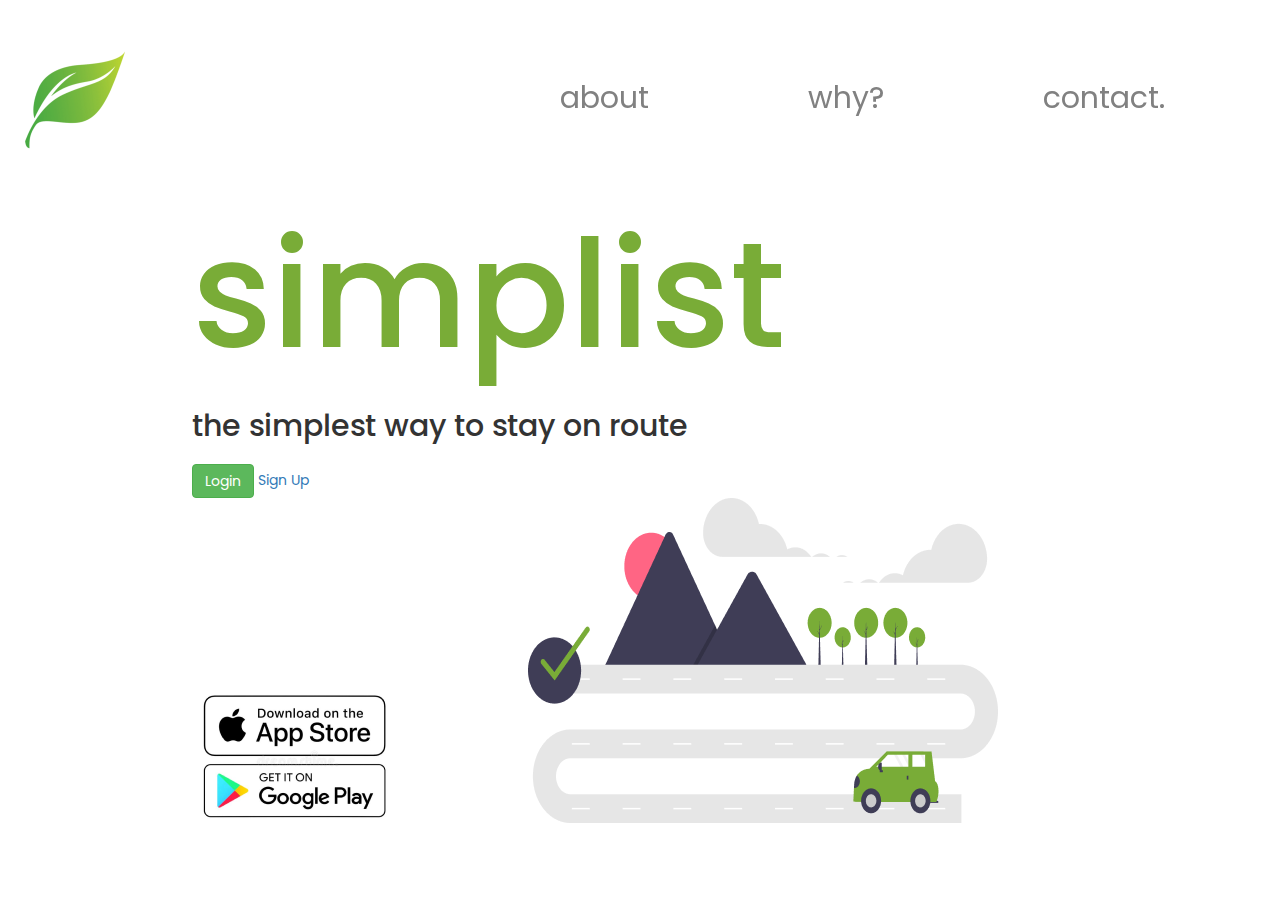
<file: index.html>
<!DOCTYPE html>
<html lang="en">
<head>
    <meta charset="UTF-8">
    <meta http-equiv="X-UA-Compatible" content="IE=edge">
    <meta name="viewport" content="width=device-width, initial-scale=1.0">
    <link rel="stylesheet" href="index.css">
    <link rel="stylesheet" href="https://maxcdn.bootstrapcdn.com/bootstrap/3.4.1/css/bootstrap.min.css">
    <title>Simplist</title>
</head>
<body>
<div class ="entire_nav_bar">
<header>
<div class ="container">
<a href = "index.html"><image src="image 5.png" alt ="logo" class="logo"></a>
    <nav>
        <ul>
            <li><a href="about.html" id="sub_title_card">about</a></li>
            <li><a href="whyroutine.html" id="sub_title_card">why?</a></li>
            <li><a href="contact.html" id="sub_title_card">contact.</a></li>
        </ul>
    </nav>
</div>
</header>
</div>

    <div id="image_and_title">
        <div id="left_side_container">
        <h1 id="title_card">simplist</h1>
            <h2 id="sub_title_card">the simplest way to stay on route</h2>
            <button type="button" class="btn btn-success"><a href ="login.html" id="darkBackground">Login</a></button>
            <a href ="sign-up.html">Sign Up</a>
        </div>
        <image src ="image_4.png" id="destination"></image>
    </div>

<img id = "ad" src = "image 11.png" alt="google play and apple play store">



</body>
</html>
</file>
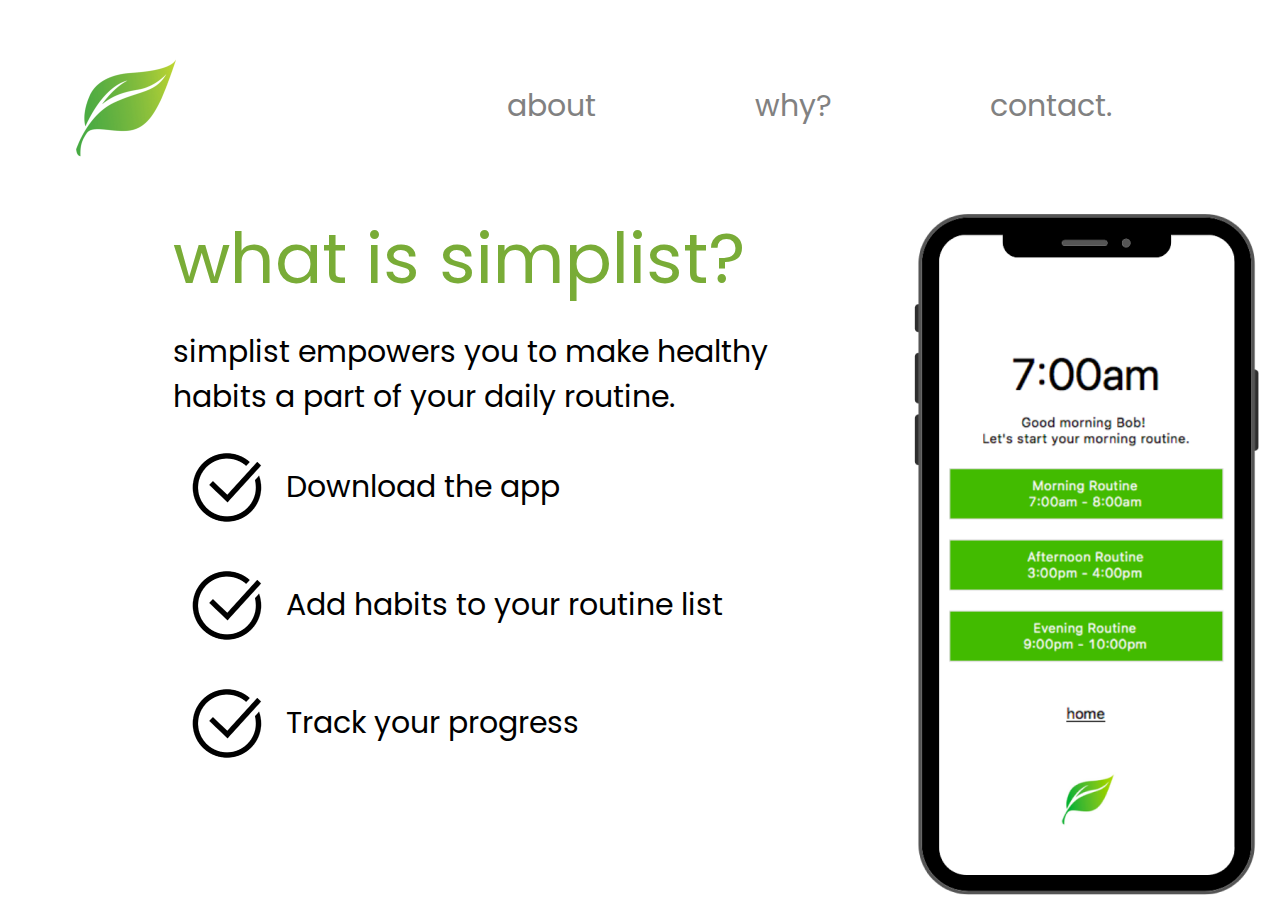
<file: about.html>
<!DOCTYPE html>
<html lang="en">
<head>
    <meta charset="UTF-8">
    <meta http-equiv="X-UA-Compatible" content="IE=edge">
    <meta name="viewport" content="width=device-width, initial-scale=1.0">
    <link rel="preconnect" href="https://fonts.googleapis.com/%22%3E">
    <link rel="preconnect" href="https://fonts.gstatic.com/" crossorigin>
    <link href="https://fonts.googleapis.com/css2?family=Poppins&display=swap" rel="stylesheet">
    <link href="https://fonts.googleapis.com/css2?family=Poppins:wght@600&display=swap" rel="stylesheet">
    <link rel="stylesheet" href="about.css">
    <title>about - what is simplist?</title>
</head>
<body>
    <div class ="entire_nav_bar">
        <header>
        <div class ="container">
        <a href = "index.html"><image src="image 5.png" alt ="logo" class="logo"></a>
            <nav>
                <ul>
                    <li><a href="about.html" id="sub_title_card">about</a></li>
                    <li><a href="whyroutine.html" id="sub_title_card">why?</a></li>
                    <li><a href="contact.html" id="sub_title_card">contact.</a></li>
                </ul>
            </nav>
        </div>
        </header>
        </div>
        <img id = "phoneimg" src="img19.png" alt="Screenshot of Simplist for iPhone">
    <div id = "leftsidecontainer">
        <h1 id="header">what is simplist?</h1>

        <p id = "sentence">simplist empowers you to make healthy habits a part of your daily routine.</p>

        <img id = "check1" src="img16.png" alt="checkbox">
        <p id = "point1">Download the app</p>

        <img id = "check2" src="img16.png" alt="checkbox">
        <p id = "point2">Add habits to your routine list</p>

        <img id = "check3" src="img16.png" alt="checkbox">
        <p id = "point3">Track your progress</p>
    </div>

</body>
</html>
</file>
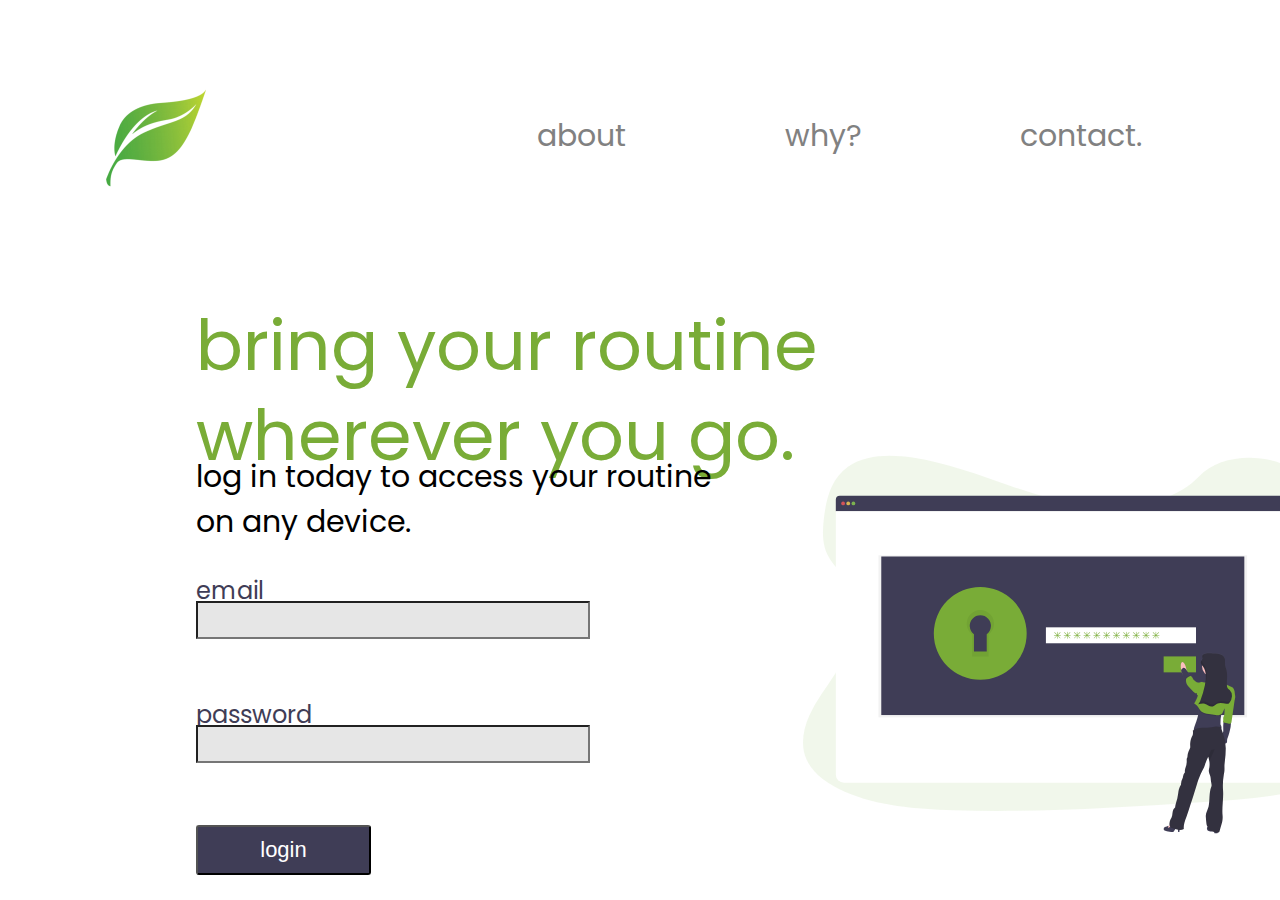
<file: login.html>
<!DOCTYPE html>
<html lang="en">
<head>
    <meta charset="UTF-8">
    <meta http-equiv="X-UA-Compatible" content="IE=edge">
    <meta name="viewport" content="width=device-width, initial-scale=1.0">
    <link href="https://cdn.jsdelivr.net/npm/bootstrap@5.0.2/dist/css/bootstrap.min.css" rel="stylesheet" integrity="sha384-EVSTQN3/azprG1Anm3QDgpJLIm9Nao0Yz1ztcQTwFspd3yD65VohhpuuCOmLASjC" crossorigin="anonymous">
    <link href="https://fonts.googleapis.com/css2?family=Poppins&display=swap" rel="stylesheet">
    <link href="https://fonts.googleapis.com/css2?family=Poppins:wght@600&display=swap" rel="stylesheet">
    <link rel="stylesheet" href="login.css">
    <script src="login.js"></script>
    <title>Login</title>
<body>
    <div class ="entire_nav_bar">
        <header>
        <div class ="container">
        <a href = "index.html"><image src="logo.png" alt ="logo" class="logo"></a>
            <nav>
                <ul>
                    <li><a href="about.html" id="sub_title_card">about</a></li>
                    <li><a href="whyroutine.html" id="sub_title_card">why?</a></li>
                    <li><a href="contact.html" id="sub_title_card">contact.</a></li>
                </ul>
            </nav>
        </div>
        </header>
    </div>
    <div class=title>
        <p>
            bring your routine <br> wherever you go.
        </p>
    </div>
    <div class=subtitle>
        <p>
            log in today to access your routine on any device.
        </p>
    </div>
    <div>
        <p class="email-label">email</p>
        <div class="email-field"><input id="login-input" type="text"></div>

        <p class="password-label">password</p>
        <div class="password-field"><input id="password-input" type="text"></div>

    </div>
    <div>
        <button onclick="verifyLogin()" type="button" class="submit-button">login</button>
    </div>
    <div>
        <img class="login-image" src="loginimage.svg">
    </div>
</body>
</html>
</file>
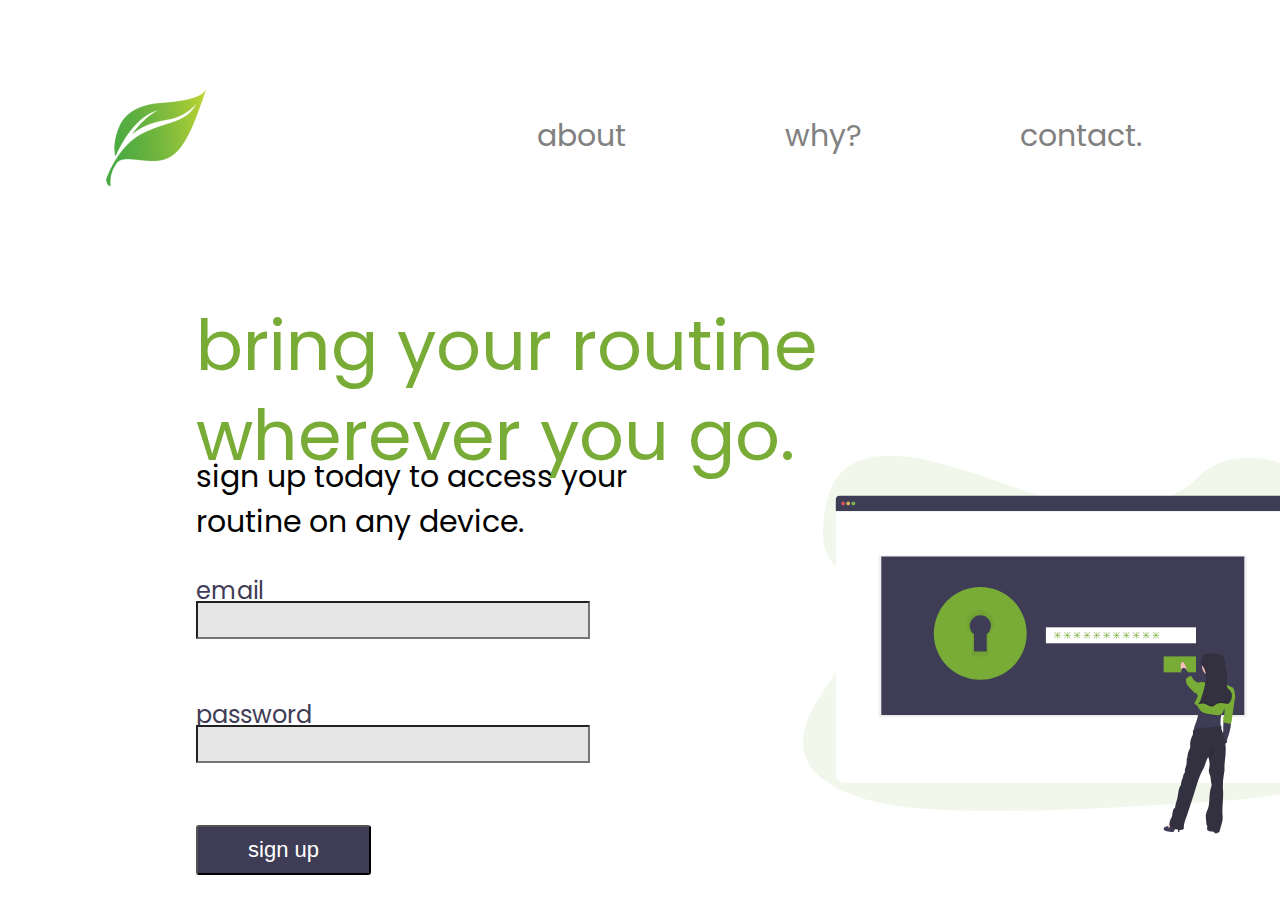
<file: sign-up.html>
<!DOCTYPE html>
<html lang="en">
<head>
    <meta charset="UTF-8">
    <meta http-equiv="X-UA-Compatible" content="IE=edge">
    <meta name="viewport" content="width=device-width, initial-scale=1.0">
    <link href="https://cdn.jsdelivr.net/npm/bootstrap@5.0.2/dist/css/bootstrap.min.css" rel="stylesheet" integrity="sha384-EVSTQN3/azprG1Anm3QDgpJLIm9Nao0Yz1ztcQTwFspd3yD65VohhpuuCOmLASjC" crossorigin="anonymous">
    <link href="https://fonts.googleapis.com/css2?family=Poppins&display=swap" rel="stylesheet">
    <link href="https://fonts.googleapis.com/css2?family=Poppins:wght@600&display=swap" rel="stylesheet">
    <link rel="stylesheet" href="login.css">
    <script src="login.js"></script>
    <title>Sign-Up</title>
<body>
    <div class ="entire_nav_bar">
        <header>
        <div class ="container">
        <a href = "index.html"><image src="logo.png" alt ="logo" class="logo"></a>
            <nav>
                <ul>
                    <li><a href="about.html" id="sub_title_card">about</a></li>
                    <li><a href="whyroutine.html" id="sub_title_card">why?</a></li>
                    <li><a href="contact.html" id="sub_title_card">contact.</a></li>
                </ul>
            </nav>
        </div>
        </header>
    </div>
    <div class=title>
        <p>
            bring your routine <br> wherever you go.
        </p>
    </div>
    <div class=subtitle>
        <p>
            sign up today to access your routine on any device.
        </p>
    </div>
    <div>
        <p class="email-label">email</p>
        <div class="email-field"><input id="signup-input" type="text"></div>

        <p class="password-label">password</p>
        <div class="password-field"><input id="signup-password" type="text"></div>

    </div>
    <div>
        <button onclick="createAccount()" type="button" class="submit-button">sign up</button>
    </div>
    <div>
        <img class="login-image" src="loginimage.svg">
    </div>
</body>
</html>
</file>
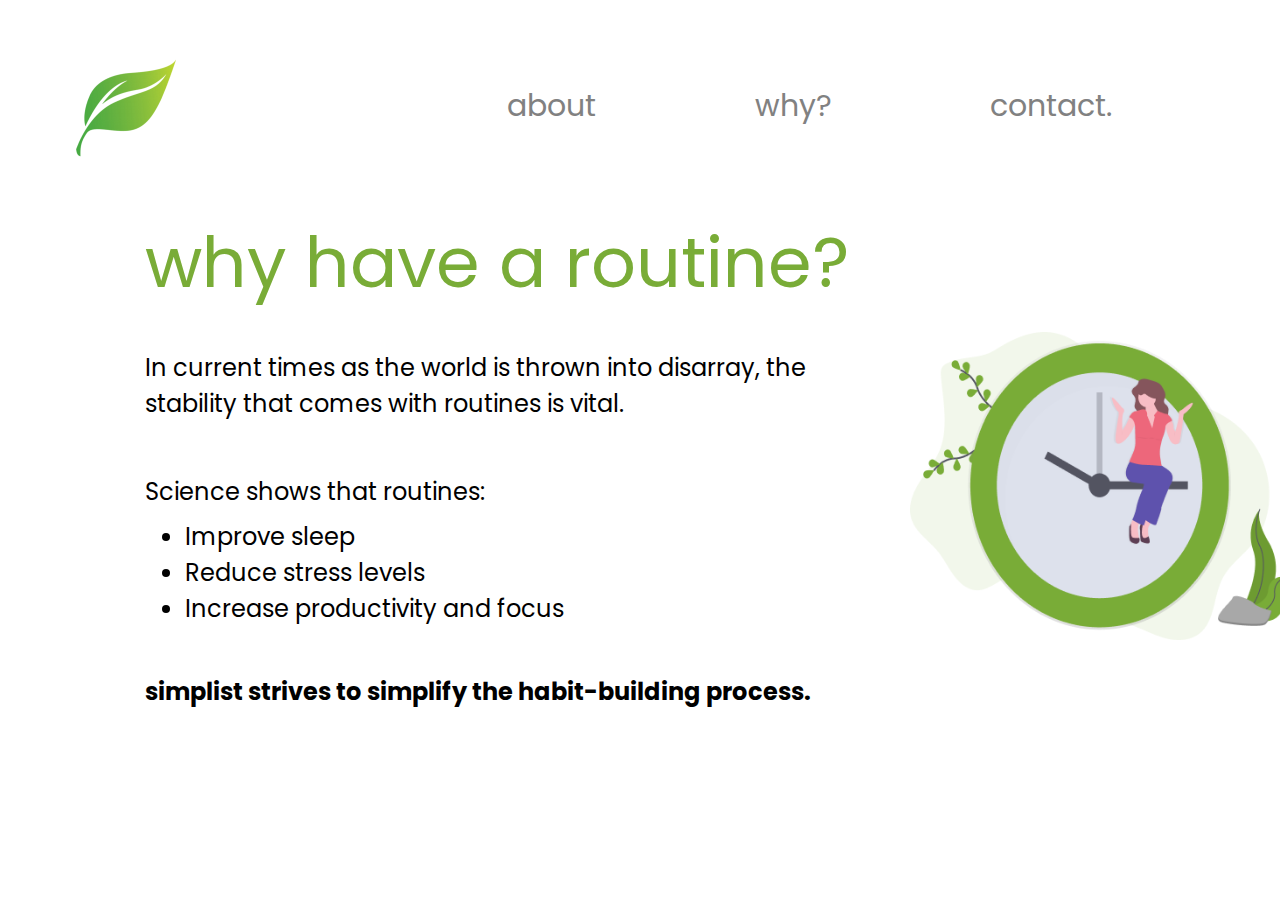
<file: whyroutine.html>
<!DOCTYPE html>
<html lang="en" dir="ltr">

<head>
  <meta charset="utf-8">
  <link rel="preconnect" href="https://fonts.googleapis.com">
  <link rel="preconnect" href="https://fonts.gstatic.com" crossorigin>
  <link href="https://fonts.googleapis.com/css2?family=Poppins&display=swap" rel="stylesheet">
  <link href="https://fonts.googleapis.com/css2?family=Poppins:wght@600&display=swap" rel="stylesheet">
  <link rel="stylesheet" href="styles2.css">
  <title></title>
</head>

<body>
  <div class="entire_nav_bar">
    <header>
      <div class="container">
        <a href="index.html">
          <img src="image_5.png" alt="logo" class="logo">
        </a>
        <nav>
          <ul>
            <li><a href="about.html" id="sub_title_card">about</a></li>
            <li><a href="whyroutine.html" id="sub_title_card">why?</a></li>
            <li><a href="contact.html" id="sub_title_card">contact.</a></li>
          </ul>
        </nav>
      </div>
    </header>
  </div>

  <p id="header">why have a routine?</p>
  <p id="p1">In current times as the world is thrown into disarray, the stability that comes with routines is vital.</p>
  <p id="p2">Science shows that routines:</p>
  <ul id="actuallist">
    <li>Improve sleep</li>
    <li>Reduce stress levels</li>
    <li>Increase productivity and focus</li>
  </ul>
  <p id="p3">simplist strives to simplify the habit-building process.</p>
  <img id="actualimage" src="whyhavearoutine.png" alt="">
</body>

</html>
</file>
<file: index.css>
@import url('https://fonts.googleapis.com/css2?family=Poppins&display=swap');

* {
    font-family: 'Poppins', sans-serif;
}
body {
    margin: 0;
    background: #222;
    font-family: 'Poppins', sans-serif;
}

.entire_nav_bar {
    background-color: white;
    width: 90%;
    position: fixed;
    padding: 10px
}
.container {
    width: 90%;
    margin: 0 auto;
    padding-top: 40px;
}


header::after {
    content: "";
    display: table;
    clear: both;
}


nav {
    float:right;
    
}

nav ul {
    margin: 0;
    padding: 0;
    list-style: none;

}

nav li {
    display: inline-block;
    margin-left: 155px;
    padding-top: 25px;
}

nav > ul > li > a {
    font-family: 'Poppins', sans-serif;
    font-size: 30px;
    color: #818181;
    text-decoration: none;
}

a:hover {
    text-decoration: none;
}
#title_card {
    font-size: 150px;
    color: #79AC37;


}
#image_and_title {
    padding: 15%;
}
#image_and_title >img, #image_and_title > #left_side_container{
    display: inline-block;
}

ul {
    list-style-type:none
}

li a, button a { 
    display: block; 
    text-decoration: none;}

#darkBackground {
    color: white;
}
#sub_title_card {
    padding: 2% 0;
 
}

#destination {
    float:right;
    padding-right: 10%;
}

#ad {
    margin:0 10%;
    float: right;
}
</file>
<file: about.css>
body {
    font-family: 'Poppins', sans-serif;
  }

#header{position: absolute;
    width: 703px;
    height: 78px;
    left: 173px;
    top: 159px;

    font-family: Poppins;
    font-style: normal;
    font-weight: normal;
    font-size: 70px;
    line-height: 105px;

    color: #79AC37;}

#phoneimg{
    position: absolute;
    width: 429px;
    height: 729px;
    left: 876px;
    top: 190px;
}

#sentence{
    position: absolute;
    width: 618px;
    height: 110px;
    left: 173px;
    top: 299px;

    font-family: Poppins;
    font-style: normal;
    font-weight: normal;
    font-size: 30px;
    line-height: 45px;

    color: #000000;
}

#check1{
    position: absolute;
    width: 72px;
    height: 73px;
    left: 191px;
    top: 451px;
}

#check2{
    position: absolute;
    width: 72px;
    height: 73px;
    left: 191px;
    top: 569px;
}

#check3{
    position: absolute;
    width: 72px;
    height: 73px;
    left: 191px;
    top: 687px;
}

#point1{
    position: absolute;
    width: 277px;
    height: 45px;
    left: 286px;
    top: 434px;

    font-family: Poppins;
    font-style: normal;
    font-weight: normal;
    font-size: 30px;
    line-height: 45px;


    color: #000000;
}

#point2{
    position: absolute;
    width: 439px;
    height: 45px;
    left: 286px;
    top: 552px;

    font-family: Poppins;
    font-style: normal;
    font-weight: normal;
    font-size: 30px;
    line-height: 45px;

    color: #000000;
}

#point3{
    position: absolute;
    width: 296px;
    height: 45px;
    left: 286px;
    top: 670px;

    font-family: Poppins;
    font-style: normal;
    font-weight: normal;
    font-size: 30px;
    line-height: 45px;

    color: #000000;
}

#imageandtitle>img, #imageandtitle>#leftsidecontainer{
    display: inline-block;
}

.entire_nav_bar {
    background-color: white;
    width: 90%;
    position: fixed;
    padding: 10px
}
.container {
    width: 90%;
    margin: 0 auto;
    padding-top: 40px;
}


header::after {
    content: "";
    display: table;
    clear: both;
}


nav {
    float:right;

}

nav ul {
    margin: 0;
    padding: 0;
    list-style: none;

}

nav li {
    display: inline-block;
    margin-left: 155px;
    padding-top: 25px;
}

nav > ul > li > a {
    font-family: 'Poppins', sans-serif;
    font-size: 30px;
    color: #818181;
    text-decoration: none;
}

a:hover {
    text-decoration: none;
}
</file>
<file: login.css>
:root{
    --green: #79AC37;
    --dark-blue: #3F3D56;
    --grey: #E6E6E6;
    padding: 20px;
    margin: 10px;
}

body{
    font-family: 'Poppins', sans-serif;
}

.title{
    position: absolute;
    width: 660px;
    height: 180px;
    left: 196px;
    top: 231px;
    font-style: normal;
    font-weight: normal;
    font-size: 70px;
    line-height: 90px;
    color: var(--green);

}

.subtitle{
    position: absolute;
    width: 530px;
    height: 90px;
    left: 196px;
    top: 424px;
    font-style: normal;
    font-weight: normal;
    font-size: 30px;
    line-height: 45px;
    color: black;
}

.email-label{
    position: absolute;
    width: 136.54px;
    height: 38.1px;
    left: 196px;
    top: 549px;

    font-style: normal;
    font-weight: normal;
    font-size: 24px;
    line-height: 36px;
    color: var(--dark-blue);

}

.password-label{
    position: absolute;
    width: 136.54px;
    height: 38.1px;
    left: 196px;
    top: 672.84px;

    font-style: normal;
    font-weight: normal;
    font-size: 24px;
    line-height: 36px;
    color: var(--dark-blue);

}
input{
    background-color: var(--grey);
    font-family: 'Poppins', sans-serif;
    font-style: normal;
    font-weight: normal;
    font-size: 20px;
    line-height: 32px;
    color: var(--dark-blue);

}

.email-field{
    position: absolute;
    width: 326px;
    height: 45.51px;
    left: 196px;
    top: 600.86px;
    font-style: normal;
    font-weight: normal;
    font-size: 24px;
    line-height: 36px;
    color: var(--dark-blue);
}


.password-field{
    position: absolute;
    width: 326px;
    height: 45.51px;
    left: 196px;
    top: 724.7px;
    font-style: normal;
    font-weight: normal;
    font-size: 24px;
    line-height: 36px;
    color: var(--dark-blue);
}

.submit-button{

    position: absolute;
    width: 175px;
    height: 50px;
    left: 196px;
    top: 825px;
    font-style: normal;
    font-weight: normal;
    font-size: 22px;
    line-height: 30px;
    text-align: center;
    color: white;

    background: var(--dark-blue);
    border-radius: 3px;

}

.login-image{
    position: absolute;
    width: 547px;
    height: 431px;
    left: 803px;
    top: 429px;

}

.entire_nav_bar {
    background-color: white;
    width: 90%;
    position: fixed;
    padding: 10px
}
.container {
    width: 90%;
    margin: 0 auto;
    padding-top: 40px;
}


header::after {
    content: "";
    display: table;
    clear: both;
}


nav {
    float:right;

}

nav ul {
    margin: 0;
    padding: 0;
    list-style: none;

}

nav li {
    display: inline-block;
    margin-left: 155px;
    padding-top: 25px;
}

nav > ul > li > a {
    font-family: 'Poppins', sans-serif;
    font-size: 30px;
    color: #818181;
    text-decoration: none;
}

a:hover {
    text-decoration: none;
}
</file>
<file: styles2.css>
body {
  font-family: 'Poppins', sans-serif;
}

.entire_nav_bar {
  background-color: white;
  width: 90%;
  position: fixed;
  padding: 10px
}

.container {
  width: 90%;
  margin: 0 auto;
  padding-top: 40px;
}

header::after {
  content: "";
  display: table;
  clear: both;
}

nav {
  float: right;
}

nav ul {
  margin: 0;
  padding: 0;
  list-style: none;
}

nav li {
  display: inline-block;
  margin-left: 155px;
  padding-top: 25px;
}

nav>ul>li>a {
  font-family: 'Poppins', sans-serif;
  font-size: 30px;
  color: #818181;
  text-decoration: none;
}

a:hover {
  text-decoration: none;
}

#header {
  position: absolute;
  width: 749px;
  height: 100px;
  left: 145px;
  top: 140px;
  font-size: 70px;
  line-height: 105px;
  color: #79AC37;
}

#p1 {
  position: absolute;
  width: 698px;
  height: 72px;
  left: 145px;
  top: 326px;
  font-weight: normal;
  font-size: 24px;
  line-height: 36px;
  color: #000000;
}

#p2 {
  position: absolute;
  width: 698px;
  height: 36px;
  left: 145px;
  top: 450px;
  font-weight: normal;
  font-size: 24px;
  line-height: 36px;
  /* identical to box height */
  color: #000000;
}

#actuallist {
  position: absolute;
  width: 585px;
  height: 101px;
  left: 145px;
  top: 495px;
  font-weight: normal;
  font-size: 24px;
  line-height: 36px;
  color: #000000;
}

#p3 {
  position: absolute;
  width: 720px;
  height: 36px;
  left: 145px;
  top: 650px;
  font-weight: bold;
  font-size: 24px;
  line-height: 36px;
}

#actualimage {
  position: absolute;
  width: 377px;
  height: 308px;
  left: 910px;
  top: 332px;
}
</file>
